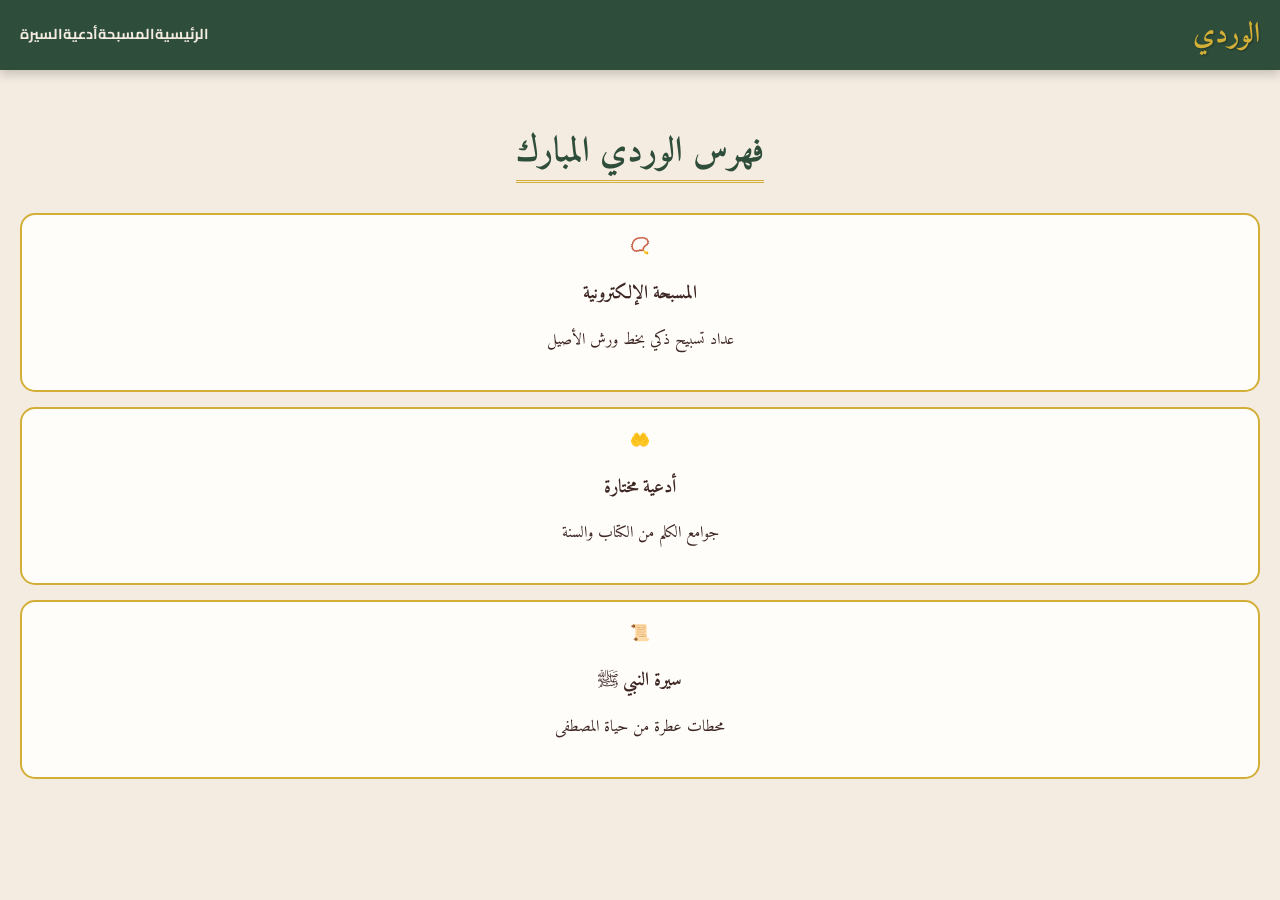
<file: Index.html>
<!DOCTYPE html>
<html lang="ar" dir="rtl">
<head>
    <meta charset="UTF-8">
    <link rel="manifest" href="manifest.json">
<meta name="theme-color" content="#2e4d3a">

    <meta name="viewport" content="width=device-width, initial-scale=1.0">
    <title>موقع الوردي - الرئيسية</title>
    <link href="https://fonts.googleapis.com/css2?family=Amiri:wght@400;700&family=Cairo:wght@400;700;900&display=swap" rel="stylesheet">
    <link rel="stylesheet" href="stayle.css">
</head>
<body>
    <nav class="navbar">
        <div class="logo">الوردي</div>
        <ul class="nav-links">
            <li><a href="index.html">الرئيسية</a></li>
            <li><a href="tasbih.html">المسبحة</a></li>
            <li><a href="dua.html">أدعية</a></li>
            <li><a href="sira.html">السيرة</a></li>
        </ul>
    </nav>

    <div class="container">
        <h1 class="vintage-title">فهرس الوردي المبارك</h1>
        <div class="main-menu">
            <a href="tasbih.html" class="menu-card">
                <div class="icon">📿</div>
                <h3>المسبحة الإلكترونية</h3>
                <p>عداد تسبيح ذكي بخط ورش الأصيل</p>
            </a>
            <a href="dua.html" class="menu-card">
                <div class="icon">🤲</div>
                <h3>أدعية مختارة</h3>
                <p>جوامع الكلم من الكتاب والسنة</p>
            </a>
            <a href="sira.html" class="menu-card">
                <div class="icon">📜</div>
                <h3>سيرة النبي ﷺ</h3>
                <p>محطات عطرة من حياة المصطفى</p>
            </a>
        </div>
    </div>
</body>
</html>
</file>
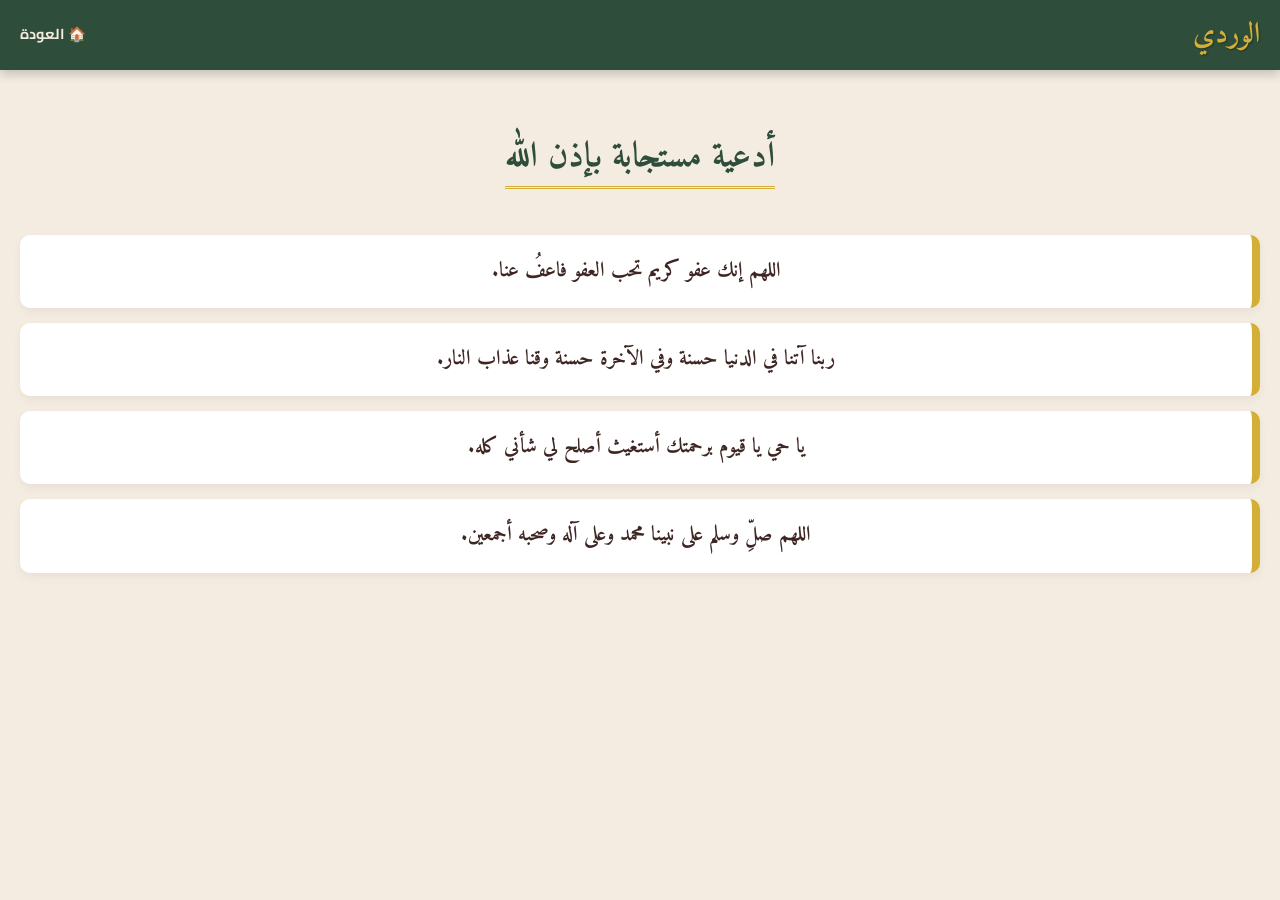
<file: dua.html>
<!DOCTYPE html>
<html lang="ar" dir="rtl">
<head>
    <meta charset="UTF-8">
    <meta name="viewport" content="width=device-width, initial-scale=1.0">
    <title>الأدعية - الوردي</title>
    <link rel="manifest" href="manifest.json">
<meta name="theme-color" content="#2e4d3a">

    <link href="https://fonts.googleapis.com/css2?family=Amiri:wght@400;700&family=Cairo:wght@400;700;900&display=swap" rel="stylesheet">
    <link rel="stylesheet" href="stayle.css">
</head>
<body>
    <nav class="navbar"><div class="logo">الوردي</div><ul class="nav-links"><li><a href="index.html">🏠 العودة</a></li></ul></nav>

    <div class="container">
        <h2 class="vintage-title">أدعية مستجابة بإذن الله</h2>
        <ul class="azkar-list">
            <li>اللهم إنك عفو كريم تحب العفو فاعفُ عنا.</li>
            <li>ربنا آتنا في الدنيا حسنة وفي الآخرة حسنة وقنا عذاب النار.</li>
            <li>يا حي يا قيوم برحمتك أستغيث أصلح لي شأني كله.</li>
            <li>اللهم صلِّ وسلم على نبينا محمد وعلى آله وصحبه أجمعين.</li>
        </ul>
    </div>
</body>
</html>
</file>
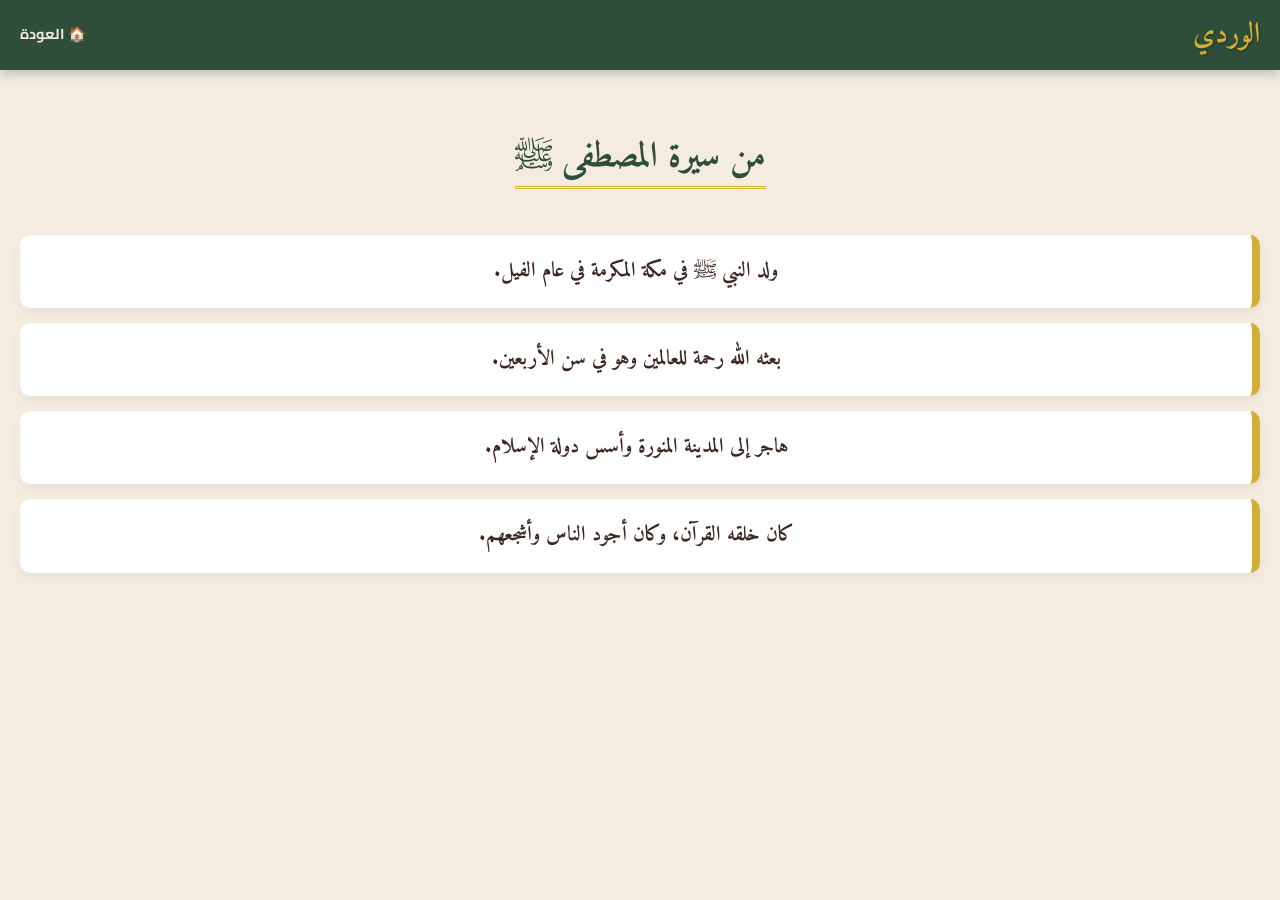
<file: sira.html>
<!DOCTYPE html>
<html lang="ar" dir="rtl">
<head>
    <meta charset="UTF-8"
    <link rel="manifest" href="manifest.json">
<meta name="theme-color" content="#2e4d3a">

    <meta name="viewport" content="width=device-width, initial-scale=1.0">
    <title>السيرة النبوية - الوردي</title>
    <link href="https://fonts.googleapis.com/css2?family=Amiri:wght@400;700&family=Cairo:wght@400;700;900&display=swap" rel="stylesheet">
    <link rel="stylesheet" href="stayle.css">
</head>
<body>
    <nav class="navbar"><div class="logo">الوردي</div><ul class="nav-links"><li><a href="index.html">🏠 العودة</a></li></ul></nav>

    <div class="container">
        <h2 class="vintage-title">من سيرة المصطفى ﷺ</h2>
        <ul class="azkar-list">
            <li>ولد النبي ﷺ في مكة المكرمة في عام الفيل.</li>
            <li>بعثه الله رحمة للعالمين وهو في سن الأربعين.</li>
            <li>هاجر إلى المدينة المنورة وأسس دولة الإسلام.</li>
            <li>كان خلقه القرآن، وكان أجود الناس وأشجعهم.</li>
        </ul>
    </div>
</body>
</html>
</file>
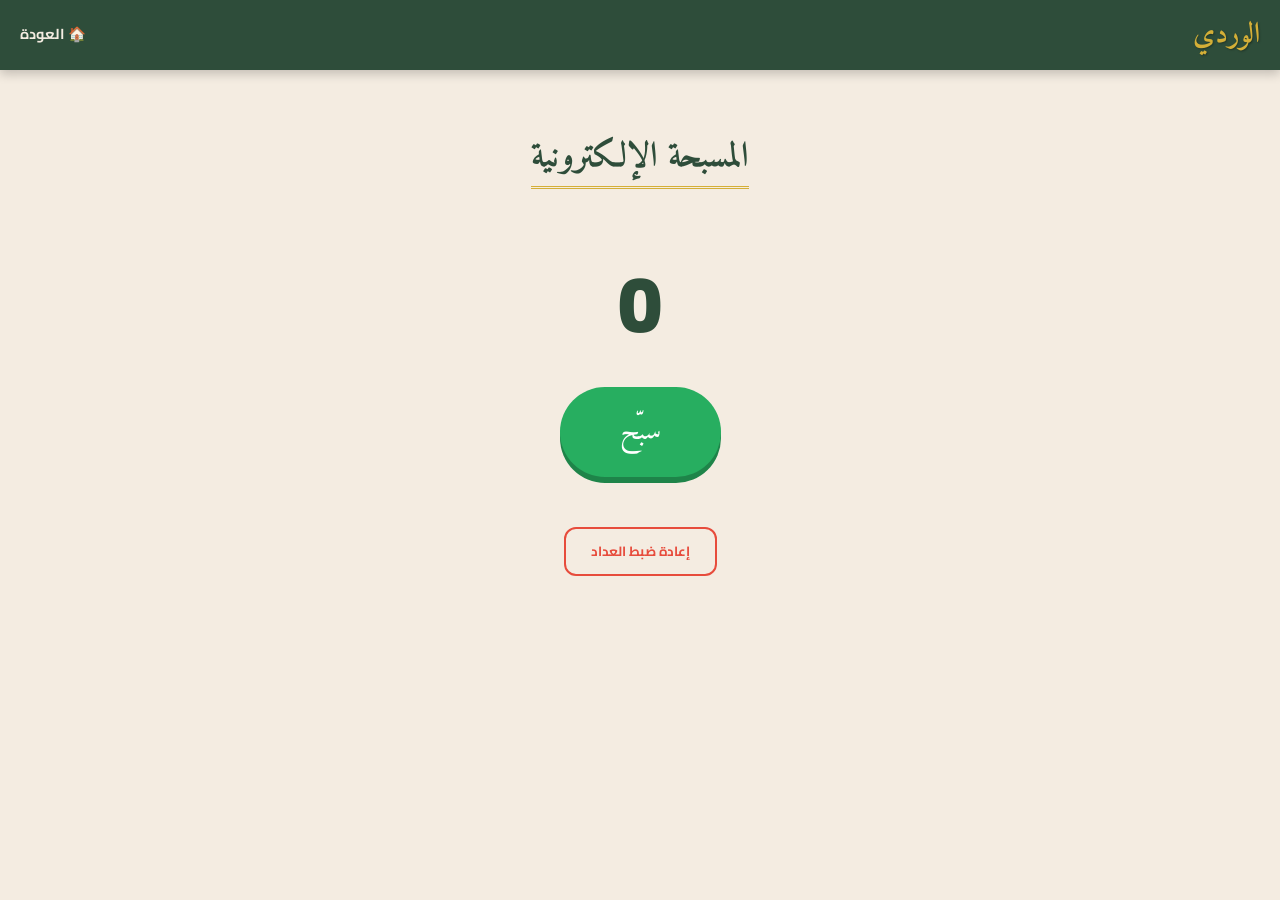
<file: tasbih.html>
<!DOCTYPE html>
<html lang="ar" dir="rtl">
<head>
    <meta charset="UTF-8">
    <link rel="manifest" href="manifest.json">
<meta name="theme-color" content="#2e4d3a">

    <meta name="viewport" content="width=device-width, initial-scale=1.0">
    <title>المسبحة - الوردي</title>
    <link href="https://fonts.googleapis.com/css2?family=Amiri:wght@400;700&family=Cairo:wght@400;700;900&display=swap" rel="stylesheet">
    <link rel="stylesheet" href="stayle.css">
</head>
<body>

    <nav class="navbar">
        <div class="logo">الوردي</div>
        <ul class="nav-links">
            <li><a href="index.html">🏠 العودة</a></li>
        </ul>
    </nav>

    <div class="container">
        <h2 class="vintage-title">المسبحة الإلكترونية</h2>
        <div class="counter-display" id="counter">0</div>
        <button class="btn-count" onclick="increment()">سبّح</button>
        <br><br>
        <button class="btn-reset-ui" onclick="resetCounter()">إعادة ضبط العداد</button>
    </div>

    <div id="customModal" class="modal">
        <div class="modal-content">
            <h3>تنبيه!</h3>
            <p>واش بصح بغيتي تصفر عداد التسبيح؟</p>
            <div class="modal-buttons">
                <button class="modal-btn confirm" onclick="confirmReset()">نعم، صفر</button>
                <button class="modal-btn cancel" onclick="closeModal()">إلغاء</button>
            </div>
        </div>
    </div>

    <script src="script.js"></script>

</body>
</html>
</file>
<file: stayle.css>
/* 1. إعدادات عامة (الخط المغربي والألوان القديمة) */
body {
    background-color: #f4ece1; /* لون ورق قديم */
    font-family: 'Amiri', serif; /* خط ورش المغربي */
    margin: 0;
    padding: 0;
    color: #3e2723;
    line-height: 1.6;
    overflow-x: hidden;
}

/* 2. شريط التنقل (البار الفوقانية) */
.navbar {
    background-color: #2e4d3a; /* أخضر ملكي */
    padding: 12px 20px;
    display: flex;
    justify-content: space-between;
    align-items: center;
    position: sticky;
    top: 0;
    z-index: 1000;
    box-shadow: 0 4px 10px rgba(0,0,0,0.2);
}

.logo {
    font-family: 'Amiri', serif;
    font-size: 1.8em;
    font-weight: 700;
    color: #d4af37; /* لون ذهبي */
    text-shadow: 1px 1px 2px rgba(0,0,0,0.3);
}

.nav-links {
    list-style: none;
    display: flex;
    padding: 0;
    margin: 0;
}

.nav-links a {
    color: #f4ece1;
    text-decoration: none;
    font-family: 'Cairo', sans-serif;
    font-weight: bold;
    font-size: 0.9em;
}

/* 3. الحاويات والعناوين */
.container {
    padding: 30px 20px;
    text-align: center;
}

.vintage-title {
    font-family: 'Amiri', serif;
    font-size: 2.2em;
    color: #2e4d3a;
    border-bottom: 3px double #d4af37;
    display: inline-block;
    margin-bottom: 30px;
}

/* 4. المسبحة (العداد والأزرار) */
.counter-display {
    font-family: 'Cairo', sans-serif;
    font-size: 5em;
    color: #2e4d3a;
    margin: 20px 0;
    font-weight: 900;
    transition: transform 0.1s ease;
}

.btn-count {
    background-color: #27ae60;
    color: white;
    border: none;
    padding: 20px 60px;
    font-size: 1.8em;
    border-radius: 50px;
    font-family: 'Amiri', serif;
    cursor: pointer;
    box-shadow: 0 6px #1e8449;
    transition: 0.1s;
    margin-bottom: 25px;
}

.btn-count:active {
    transform: translateY(4px);
    box-shadow: 0 2px #1e8449;
}

.btn-reset-ui {
    background: transparent;
    border: 2px solid #e74c3c;
    color: #e74c3c;
    padding: 10px 25px;
    border-radius: 12px;
    font-family: 'Cairo', sans-serif;
    font-weight: bold;
    cursor: pointer;
    transition: 0.3s;
}

.btn-reset-ui:hover {
    background-color: #e74c3c;
    color: white;
}

/* 5. الفهرس (Main Menu Card) */
.main-menu {
    display: flex;
    flex-direction: column;
    gap: 15px;
}

.menu-card {
    background: #fffdfa;
    border: 2px solid #d4af37;
    border-radius: 15px;
    padding: 20px;
    text-decoration: none;
    color: #3e2723;
    transition: 0.2s;
}

.menu-card:active {
    transform: scale(0.95);
    background-color: #2e4d3a;
    color: #d4af37;
}

/* 6. نافذة التنبيه المخصصة (Modal) - تصحيح كلي */
.modal {
    display: none; 
    position: fixed;
    z-index: 9999;
    left: 0;
    top: 0;
    width: 100%;
    height: 100%;
    background-color: rgba(0,0,0,0.8); /* سواد خفيف للخلفية */
    backdrop-filter: blur(8px); /* ضبابية احترافية */
}

.modal-content {
    background-color: #f4ece1;
    margin: 50% auto; /* يجي وسط الشاشة */
    padding: 30px;
    border: 2px solid #d4af37;
    width: 80%;
    max-width: 320px;
    border-radius: 20px;
    text-align: center;
    box-shadow: 0 10px 30px rgba(0,0,0,0.5);
    animation: zoomIn 0.3s ease-out;
}

@keyframes zoomIn {
    from { transform: scale(0.8); opacity: 0; }
    to { transform: scale(1); opacity: 1; }
}

.modal-buttons {
    display: flex;
    justify-content: space-around;
    margin-top: 25px;
    gap: 10px;
}

.modal-btn {
    padding: 12px 20px;
    border-radius: 10px;
    font-family: 'Cairo', sans-serif;
    font-weight: bold;
    cursor: pointer;
    border: none;
    flex: 1;
}

.confirm { background-color: #e74c3c; color: white; }
.cancel { background-color: #bdc3c7; color: #333; }

/* 7. بطاقات الأدعية والسيرة */
.azkar-list {
    list-style: none;
    padding: 0;
}

.azkar-list li {
    background-image: url('https://www.transparenttextures.com/patterns/arabesque.png');
    background-color: #ffffff;
    border-right: 8px solid #d4af37;
    margin: 15px auto;
    padding: 20px;
    border-radius: 10px;
    font-size: 1.3em;
    font-weight: bold;
    box-shadow: 0 4px 10px rgba(0,0,0,0.05);
}
</file>
